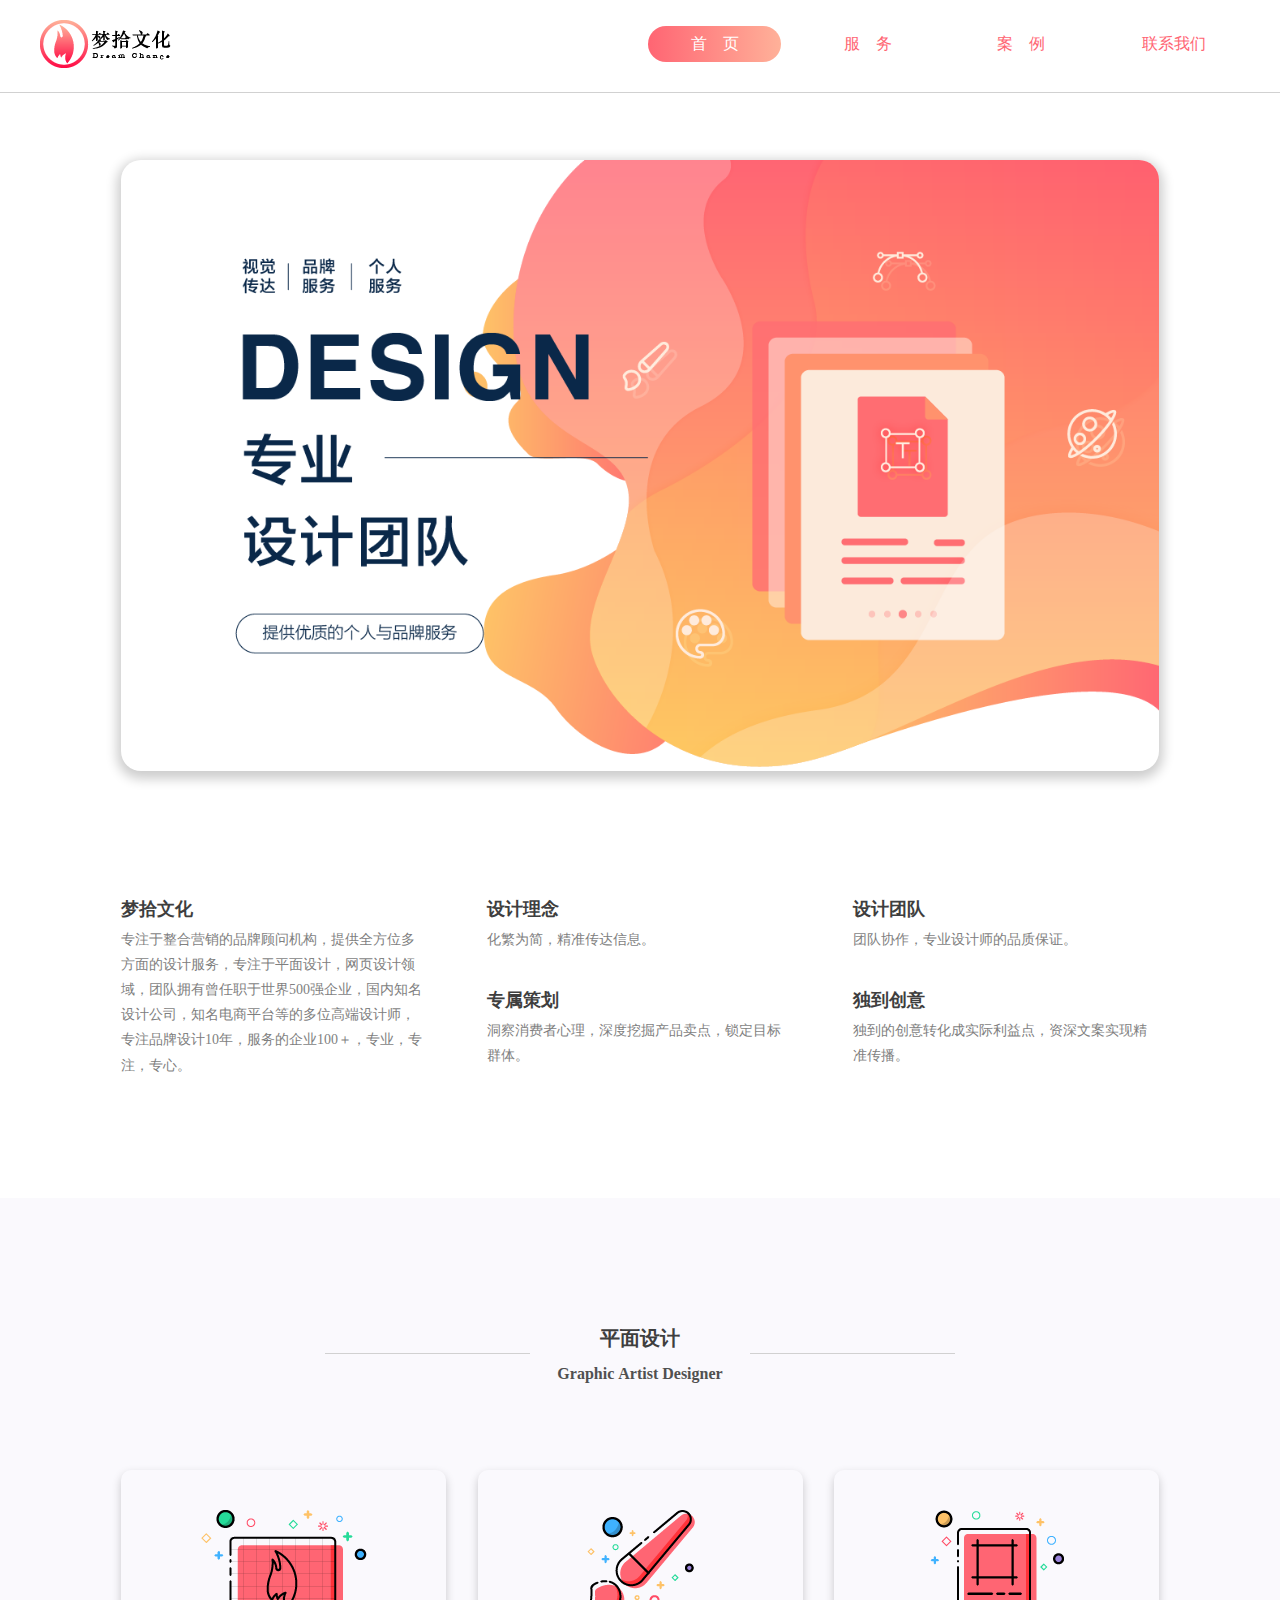
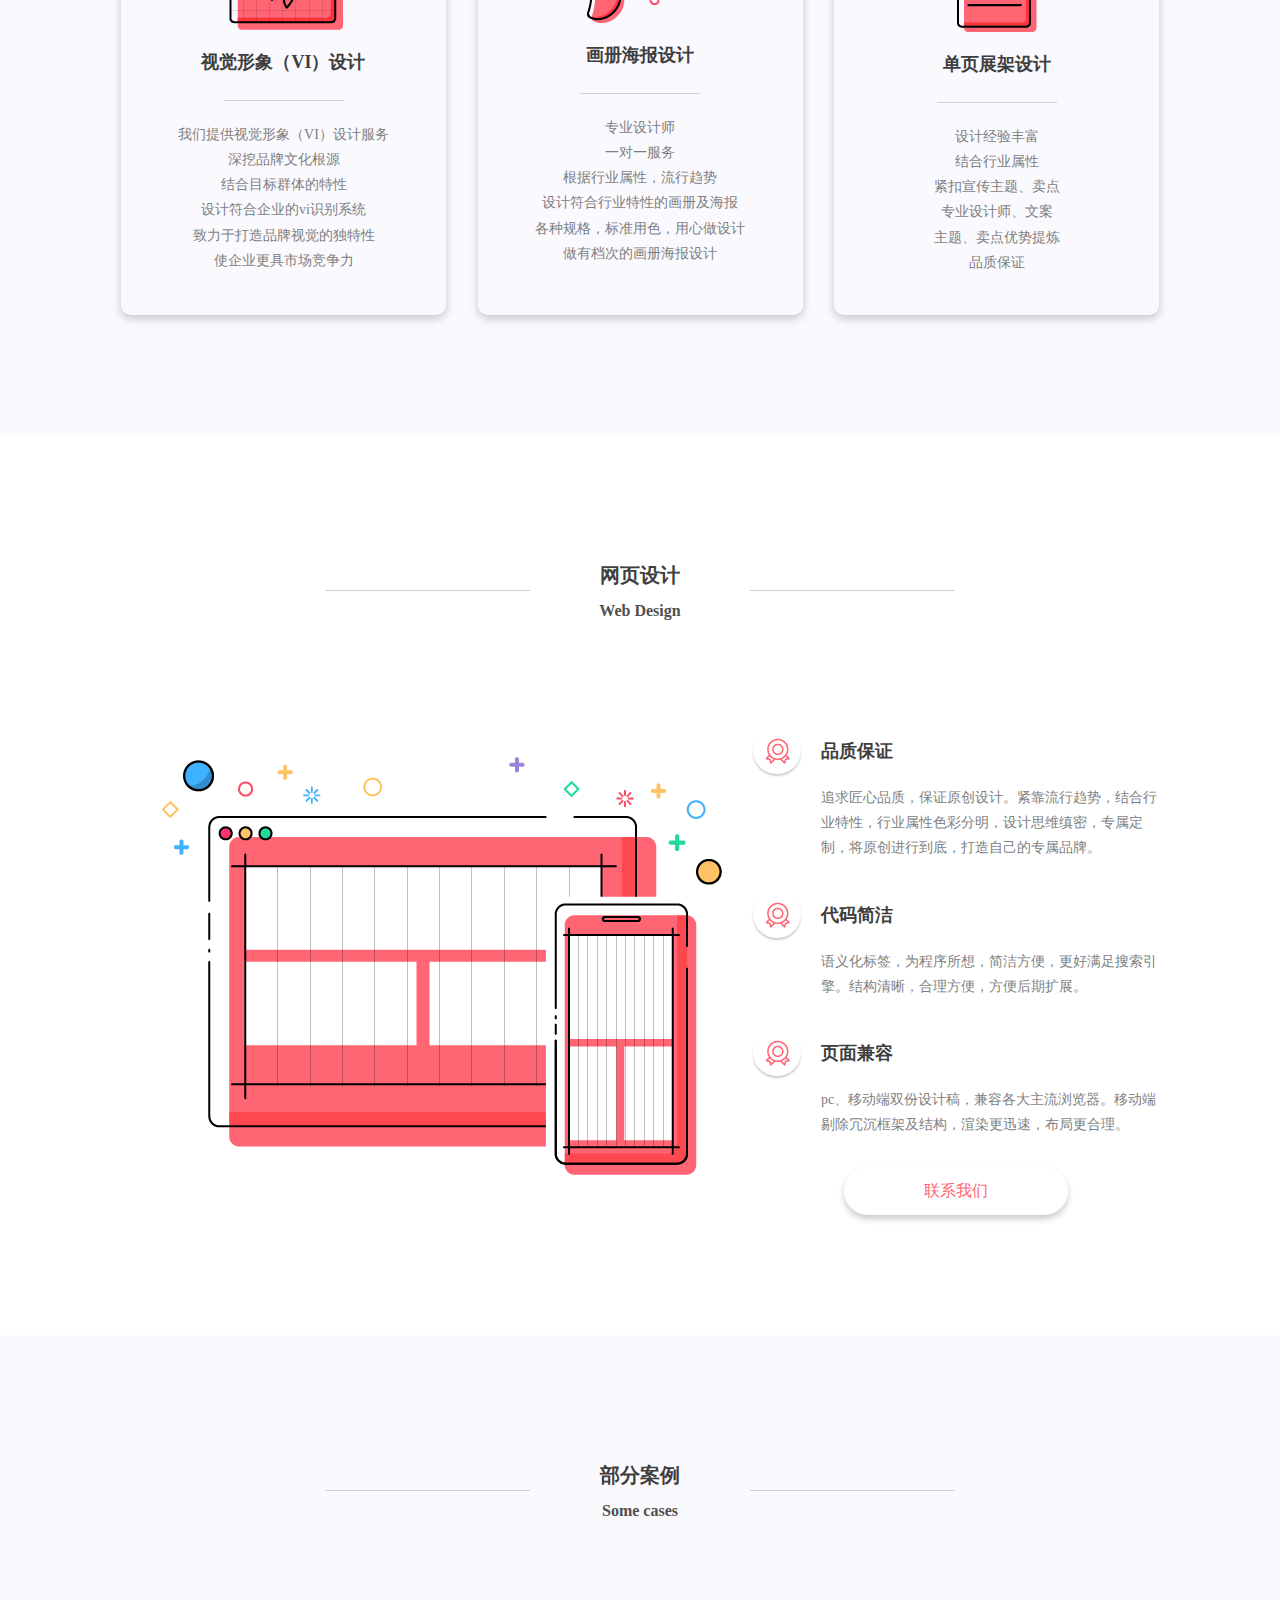
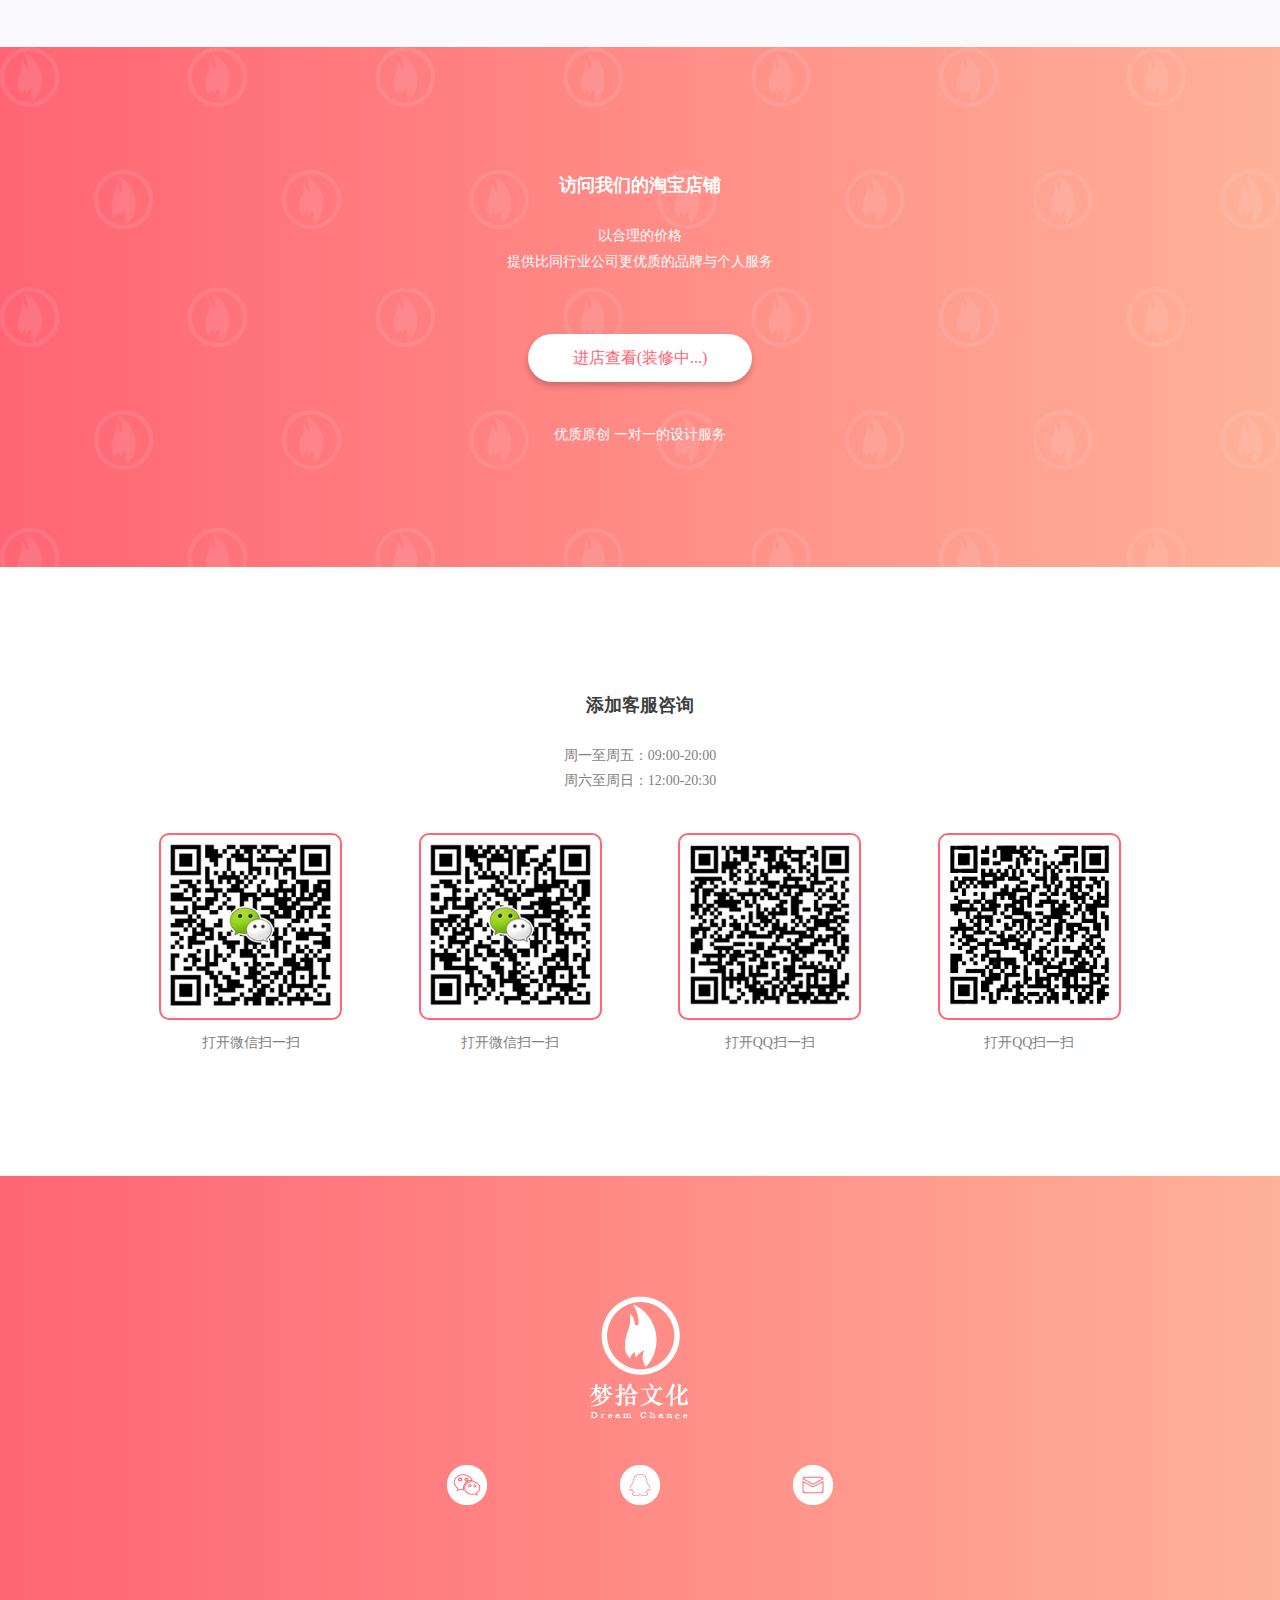
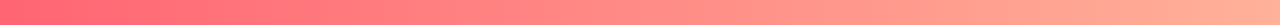
<file: index.html>
<!DOCTYPE html>
<html>
    <head>
        <meta charset="UTF-8">
        <!--低版本提示--><!--[if lte IE 9]><style type="text/css">*{ margin: 0; padding: 0;}.topTip{width: 100%;position:fixed; left:0;z-index:99;height: 40px;background: #808080;opacity: 0.5;filter:alpha(opacity=50);    top:0;text-align: center;color: #fff;font: 16px "微软雅黑";line-height: 40px;}</style><div class="topTip">您当前浏览器版本过低，建议使用谷歌或火狐浏览器</div><![endif]-->
        <!-- 避免IE使用兼容模式 -->
        <meta http-equiv="X-UA-Compatible" content="IE=edge">
        <meta content="email=no" name="format-detection">
        <link rel="shortcut icon" href="public/img/favicon.ico" />
        <link rel="bookmark"href="public/img/favicon.ico" />
        <meta name="keywords" content="关键词" />
        <meta name="description" content="描述" />
        <title>梦拾文化</title>
        <script type="text/javascript">
            var os = function() {
              var ua = navigator.userAgent,
                      isQB = /(?:MQQBrowser|QQ)/.test(ua),
                      isWindowsPhone = /(?:Windows Phone)/.test(ua),
                      isSymbian = /(?:SymbianOS)/.test(ua) || isWindowsPhone,
                      isAndroid = /(?:Android)/.test(ua),
                      isFireFox = /(?:Firefox)/.test(ua),
                      isChrome = /(?:Chrome|CriOS)/.test(ua),
                      isIpad = /(?:iPad|PlayBook)/.test(ua),
                      isTablet = /(?:iPad|PlayBook)/.test(ua)||(isFireFox && /(?:Tablet)/.test(ua)),
                      isSafari = /(?:Safari)/.test(ua),
                      isPhone = /(?:iPhone)/.test(ua) && !isTablet,
                      isOpen= /(?:Opera Mini)/.test(ua),
                      isUC = /(?:UCWEB|UCBrowser)/.test(ua),
                      isPc = !isPhone && !isAndroid && !isSymbian;
              return {
                isQB: isQB,
                isTablet: isTablet,
                isPhone: isPhone,
                isAndroid : isAndroid,
                isPc : isPc,
                isOpen : isOpen,
                isUC: isUC,
                isIpad : isIpad
              };
            }();

            var searchstr = window.location.search,
                    hashstr = window.location.hash;

            if(!os.isPc){
              window.location.replace("https://mengshiwenhua.com/mobile/index.html"+searchstr+hashstr)
            };      
        </script>
        <script type="text/javascript" src="public/js/jquery-3.3.1.min.js"></script>
        <script type="text/javascript" src="home/js/home_nav.js"></script>
        <link rel="stylesheet" type="text/css" href="public/css/public_style.css">
        <link rel="stylesheet" type="text/css" href="home/css/style.css">
    </head>
    <body>
        <div class="nav_wrap">
            <div id="nav" class="cfloat nav_normal">
                <div class="nav_logo">
                    <a href="index.html"><img src="public/img/nav_logo.png" alt="nav_logo"></a>
                </div>
                <div class="nav_list_wrap cfloat">
                    <ul>
                        <li class="nav_list nav_this_page">
                            <a href="index.html">首&nbsp;&nbsp;&nbsp;&nbsp;页</a>
                        </li>
                        <li class="nav_list">
                            <a href="service/service.html">服&nbsp;&nbsp;&nbsp;&nbsp;务</a>
                        </li>
                        <li class="nav_list">
                            <a href="">案&nbsp;&nbsp;&nbsp;&nbsp;例</a>
                        </li>
                        <li class="nav_list">
                            <a href="contact_us/contact_us.html">联系我们</a>
                        </li>
                    </ul>
                </div>
            </div>
        </div>

        <div class="header_banner_wrap">
            <div class="header_banner">
                <div class="banner">
                    <img src="home/img/banner.png" alt="banner_img">
                </div>
            </div>
        </div>

        <div class="cont_summary_wrap">
            <div class="body_wrap cfloat">
                <div class="cont_summary">
                          <h2>梦拾文化</h2>
                          <p>专注于整合营销的品牌顾问机构，提供全方位多方面的设计服务，专注于平面设计，网页设计领域，团队拥有曾任职于世界500强企业，国内知名设计公司，知名电商平台等的多位高端设计师，专注品牌设计10年，服务的企业100＋，专业，专注，专心。</p>              
                        </div>
                <div class="cont_summary">
                          <div class="cont_s_list">
                                  <h2>设计理念</h2>
                                  <p>化繁为简，精准传达信息。</p>
                          </div>              
                          <div class="cont_s_list">
                                  <h2>专属策划</h2>
                                  <p>洞察消费者心理，深度挖掘产品卖点，锁定目标群体。</p>
                          </div>
                        </div>
                <div class="cont_summary">
                              <div class="cont_s_list">
                                      <h2>设计团队</h2>
                                      <p>团队协作，专业设计师的品质保证。</p>
                              </div>              
                              <div class="cont_s_list">
                                      <h2>独到创意</h2>
                                      <p>独到的创意转化成实际利益点，资深文案实现精准传播。</p>
                              </div>  
                        </div>
            </div>
        </div>

        <div class="gad_wrap">
            <div id="gadesgin" class="body_wrap">
                <div class="til_wrap">
                    <div class="til_l"></div>
                    <div class="til">
                        <h1>平面设计</h1>
                        <h3>Graphic&nbsp;Artist&nbsp;Designer</h3>
                    </div>
                    <div class="til_r"></div>
                </div>
                <div class="gad_list">
                    <div class="gad">
                        <img src="home/img/gad_vi.png" alt="img">
                        <h2>视觉形象（VI）设计</h2>
                        <div class="line"></div>
                        <p>
                            我们提供视觉形象（VI）设计服务
                            <br>深挖品牌文化根源
                            <br>结合目标群体的特性
                            <br>设计符合企业的vi识别系统
                            <br>致力于打造品牌视觉的独特性
                            <br>使企业更具市场竞争力
                        </p>
                    </div>
                    <div class="gad">
                        <img src="home/img/gad_hc.png" alt="img">
                        <h2>画册海报设计</h2>
                        <div class="line"></div>
                        <p>
                            专业设计师
                            <br>一对一服务
                            <br>根据行业属性，流行趋势
                            <br>设计符合行业特性的画册及海报
                            <br>各种规格，标准用色，用心做设计
                            <br>做有档次的画册海报设计
                        </p>
                    </div>
                    <div class="gad">
                        <img src="home/img/gad_dy.png" alt="img">
                        <h2>单页展架设计</h2>
                        <div class="line"></div>
                        <p>
                            设计经验丰富
                            <br>结合行业属性
                            <br>紧扣宣传主题、卖点
                            <br>专业设计师、文案
                            <br>主题、卖点优势提炼
                            <br>品质保证
                        </p>
                    </div>
                </div>
                
            </div>
        </div>

        <div class="wd_wrap">
            <div id="webdesgin" class="body_wrap cfloat">
                <div class="til_wrap">
                    <div class="til_l"></div>
                    <div class="til">
                        <h1>网页设计</h1>
                        <h3>Web&nbsp;Design</h3>
                    </div>
                    <div class="til_r"></div>
                </div>
                <div class="web_img_l">
                    <img src="home/img/web_l_img.png" alt="img">
                </div>
                <div class="wd_list">
                    <div class="wd">
                        <div class="web_list_til">
                            <div class="web_icons">
                                <img src="home/img/web_list_icon.png" alt="img">
                            </div>
                            <h2>品质保证</h2>
                        </div>
                        <p>追求匠心品质，保证原创设计。紧靠流行趋势，结合行业特性，行业属性色彩分明，设计思维缜密，专属定制，将原创进行到底，打造自己的专属品牌。</p>
                    </div>
                    <div class="wd">
                        <div class="web_list_til">
                            <div class="web_icons">
                                <img src="home/img/web_list_icon.png" alt="img">
                            </div>
                            <h2>代码简洁</h2>
                        </div>
                        <p>语义化标签，为程序所想，简洁方便，更好满足搜索引擎。结构清晰，合理方便，方便后期扩展。</p>
                    </div>
                    <div class="wd">
                        <div class="web_list_til">
                            <div class="web_icons">
                                <img src="home/img/web_list_icon.png" alt="img">
                            </div>
                            <h2>页面兼容</h2>
                        </div>
                        <p>pc、移动端双份设计稿，兼容各大主流浏览器。移动端剔除冗沉框架及结构，渲染更迅速，布局更合理。</p>
                    </div>
                <div class="lx_btn btn">
                    <a href="contact_us/contact_us.html">联系我们</a>
                </div>
                </div>
            </div>
        </div>

        <div class="sc_wrap">
            <div id="somecase" class="body_wrap">
                <div class="til_wrap">
                    <div class="til_l"></div>
                    <div class="til">
                        <h1>部分案例</h1>
                        <h3>Some&nbsp;cases</h3>
                    </div>
                    <div class="til_r"></div>
                </div>
                <div class="sc_list">
                    <div class="sc"></div>
                    <div class="sc"></div>
                    <div class="sc"></div>
                    <div class="sc"></div>
                    <div class="sc"></div>
                    <div class="sc"></div>
                </div>
            </div>
        </div>

        <div class="tb_wrap">
            <div id="taobao" class="body_wrap">
                <div class="tb">
                    <h2>访问我们的淘宝店铺</h2>
                    <p>以合理的价格<br>提供比同行业公司更优质的品牌与个人服务</p>
                    <div class="tb_btn btn">
                        <a>进店查看(装修中...)</a>
                    </div>
                    <p>优质原创&nbsp;一对一的设计服务</p>
                </div>
            </div>
        </div>

        <div class="ser_wrap">
            <div id="service" class="body_wrap">
                <div class="ser">
                    <h2>添加客服咨询</h2>
                    <p>周一至周五：09:00-20:00<br>周六至周日：12:00-20:30</p>
                    <div class="ser_code">
                        <ul>
                            <li>
                                <i class="wx_code"><img src="home/img/wx_code.jpg" alt="wx_code"></i>
                                <span>打开微信扫一扫</span>
                            </li>
                            <li>
                                <i class="wx2_code"><img src="home/img/wx_code_02.jpg" alt="wx_code"></i>
                                <span>打开微信扫一扫</span>
                            </li>
                            <li>
                                <i class="qq_code"><img src="home/img/qq_code.jpg" alt="qq_code"></i>
                                <span>打开QQ扫一扫</span>
                            </li>
                            <li>
                                <i class="qq_code"><img src="home/img/qq_code_02.jpg" alt="qq_code"></i>
                                <span>打开QQ扫一扫</span>
                            </li>
                        </ul>
                    </div>
                </div>
            </div>
        </div>

        <div class="ft_wrap">
            <div id="footer" class="body_wrap">
                <div class="ft">
                    <div class="ft_logo">
                        <a href=""><img src="public/img/foot_logo.png" alt="logo"></a>
                    </div>
                    <div class="ft_lx_list">
                        <div class="wx ft_lx">
                          <div class="lx_code_wrap hidden">
                              <div class="lx_code"><img src="home/img/wx_code.jpg" alt="wx_code"></div>
                              <div class="horn"></div>
                          </div>                  
                          <div class="wx_icons ft_icons"></div>
                        </div>
                        <div class="qq ft_lx">
                            <div class="lx_code_wrap hidden">
                                <div class="lx_code"><img src="home/img/qq_code.jpg" alt="qq_code"></div>
                                <div class="horn"></div>
                            </div>                  
                            <div class="qq_icons ft_icons"></div>
                        </div>
                        <div class="mail ft_lx">
                            <div class="lx_code_wrap hidden">
                                <div class="lx_code"><img src="home/img/qq_code.jpg" alt="qq_code"></div>
                                <div class="horn"></div>
                            </div>                  
                            <div class="mail_icons ft_icons"></div>
                        </div>
                    </div>
                </div>
            </div>
        </div>
    </body>
</html>
</file>
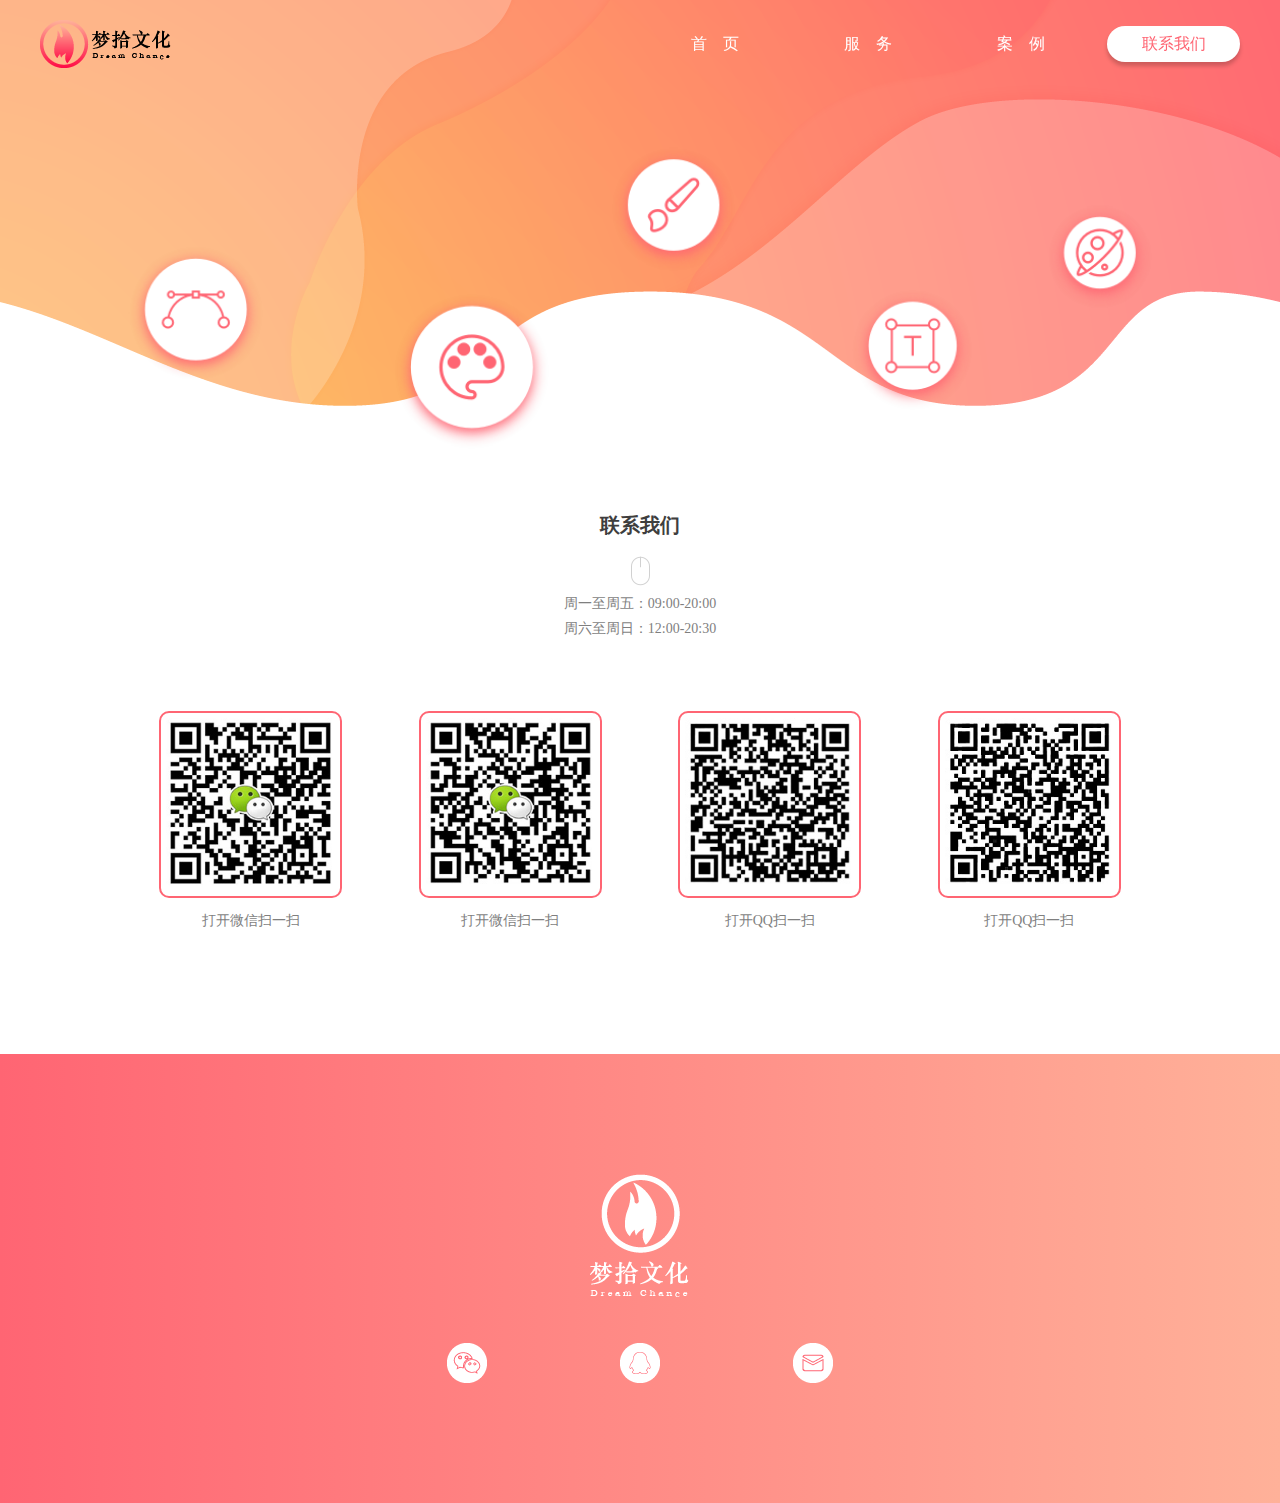
<file: contact_us/contact_us.html>
<!DOCTYPE html>
<html>
	<head>
		<meta charset="UTF-8">
		<!--低版本提示--><!--[if lte IE 9]><style type="text/css">*{ margin: 0; padding: 0;}.topTip{width: 100%;position:fixed; left:0;z-index:99;height: 40px;background: #808080;opacity: 0.5;filter:alpha(opacity=50);	top:0;text-align: center;color: #fff;font: 16px "微软雅黑";line-height: 40px;}</style><div class="topTip">您当前浏览器版本过低，建议使用谷歌或火狐浏览器</div><![endif]-->
		<!-- 避免IE使用兼容模式 -->
		<meta http-equiv="X-UA-Compatible" content="IE=edge">
		<meta content="email=no" name="format-detection">
        <link rel="shortcut icon" href="../public/img/favicon.ico" />
        <link rel="bookmark"href="../public/img/favicon.ico" />
		<meta name="keywords" content="关键词" />
		<meta name="description" content="描述" />
		<title>联系我们</title>
        <script>
            var os = function() {
              var ua = navigator.userAgent,

                      isQB = /(?:MQQBrowser|QQ)/.test(ua),
                      isWindowsPhone = /(?:Windows Phone)/.test(ua),
                      isSymbian = /(?:SymbianOS)/.test(ua) || isWindowsPhone,
                      isAndroid = /(?:Android)/.test(ua),
                      isFireFox = /(?:Firefox)/.test(ua),
                      isChrome = /(?:Chrome|CriOS)/.test(ua),
                      isIpad = /(?:iPad|PlayBook)/.test(ua),
                      isTablet = /(?:iPad|PlayBook)/.test(ua)||(isFireFox && /(?:Tablet)/.test(ua)),
                      isSafari = /(?:Safari)/.test(ua),
                      isPhone = /(?:iPhone)/.test(ua) && !isTablet,
                      isOpen= /(?:Opera Mini)/.test(ua),
                      isUC = /(?:UCWEB|UCBrowser)/.test(ua),
                      isPc = !isPhone && !isAndroid && !isSymbian;
              return {
                isQB: isQB,
                isTablet: isTablet,
                isPhone: isPhone,
                isAndroid : isAndroid,
                isPc : isPc,
                isOpen : isOpen,
                isUC: isUC,
                isIpad : isIpad
              };
            }();

            var searchstr = window.location.search,
                    hashstr = window.location.hash;

            if(!os.isPc){
              window.location.replace("https://mengshiwenhua.com/mobile/cantact_us/cantact_us.html"+searchstr+hashstr);
            };
        </script>
		<script type="text/javascript" src="../public/js/jquery-3.3.1.min.js"></script>
        <script type="text/javascript" src="../public/js/nav_footer_tab.js"></script>
        <script type="text/javascript" src="../public/js/banner_animate.js"></script>
		<link rel="stylesheet" type="text/css" href="../public/css/public_style.css">
		<link rel="stylesheet" type="text/css" href="css/contact_style.css">
	</head>
	<body>
        <div class="nav_wrap">
        	<div id="nav" class="cfloat nav_normal">
        		<div class="nav_logo">
        			<a href="../index.html"><img src="../public/img/nav_logo.png" alt="nav_logo"></a>
        		</div>
        		<div class="nav_list_wrap cfloat">
        			<ul>
        				<li class="nav_list">
        					<a href="../index.html">首&nbsp;&nbsp;&nbsp;&nbsp;页</a>
        				</li>
        				<li class="nav_list">
        					<a href="../service/service.html">服&nbsp;&nbsp;&nbsp;&nbsp;务</a>
        				</li>
        				<li class="nav_list">
	        				<a href="">案&nbsp;&nbsp;&nbsp;&nbsp;例</a>
	        			</li>
        				<li class="nav_list nav_this_page">
        					<a href="contact_us.html">联系我们</a>
        				</li>
        			</ul>
        		</div>
        	</div>
        </div>

        <div class="header_banner_wrap">
            <div class="header_banner">
                <div class="banner">
                    <div class="banner_bg">
                        <img src="../public/img/banner_bg.png" alt="img">
                    </div>
                    <div class="banner_white_wrap">
                       <div class="banner_white">
                            <img src="../public/img/banner_white.png" alt="img">
                       </div>  
                    </div>       
                </div>
                <div class="banner_icons">
                    <img src="../public/img/top_icons.png" alt="img">
                </div>
            </div>          
        </div>

        <div class="contact_us_wrap">
            <div class="contact_us_title_wrap body_wrap">
                <h1>联系我们</h1>
                <div class="mouse_img">
                    <img src="../public/img/mouse.png" alt="img">
                </div>
                <p>周一至周五：09:00-20:00<br>周六至周日：12:00-20:30</p>
            </div>
        </div>

        <div class="contact_wrap">
            <div id="contact" class="body_wrap">
                <div class="contact">
                    <div class="contact_code">
                        <ul>
                            <li>
                                <i class="wx_code"><img src="../home/img/wx_code.jpg" alt="wx_code"></i>
                                <span>打开微信扫一扫</span>
                            </li>
                            <li>
                                <i class="wx2_code"><img src="../home/img/wx_code_02.jpg" alt="wx_code"></i>
                                <span>打开微信扫一扫</span>
                            </li>
                            <li>
                                <i class="qq_code"><img src="../home/img/qq_code.jpg" alt="qq_code"></i>
                                <span>打开QQ扫一扫</span>
                            </li>
                            <li>
                                <i class="qq_code"><img src="../home/img/qq_code_02.jpg" alt="qq_code"></i>
                                <span>打开QQ扫一扫</span>
                            </li>
                        </ul>
                    </div>
                </div>
            </div>
        </div>

		<div class="ft_wrap">
			<div id="footer" class="body_wrap">
				<div class="ft">
					<div class="ft_logo">
						<a href=""><img src="../public/img/foot_logo.png" alt="logo"></a>
					</div>
					<div class="ft_lx_list">
						<div class="wx ft_lx">
                          <div class="lx_code_wrap hidden">
                              <div class="lx_code"><img src="../home/img/wx_code.jpg" alt="wx_code"></div>
                              <div class="horn"></div>
                          </div>                  
                          <div class="wx_icons ft_icons"></div>
                        </div>
						<div class="qq ft_lx">
                            <div class="lx_code_wrap hidden">
                                <div class="lx_code"><img src="../home/img/qq_code.jpg" alt="qq_code"></div>
                                <div class="horn"></div>
                            </div>                  
                            <div class="qq_icons ft_icons"></div>
                        </div>
						<div class="mail ft_lx">
                            <div class="lx_code_wrap hidden">
                                <div class="lx_code"><img src="../home/img/qq_code.jpg" alt="qq_code"></div>
                                <div class="horn"></div>
                            </div>                  
                            <div class="mail_icons ft_icons"></div>
                        </div>
					</div>
				</div>
			</div>
		</div>
	</body>
</html>
</file>
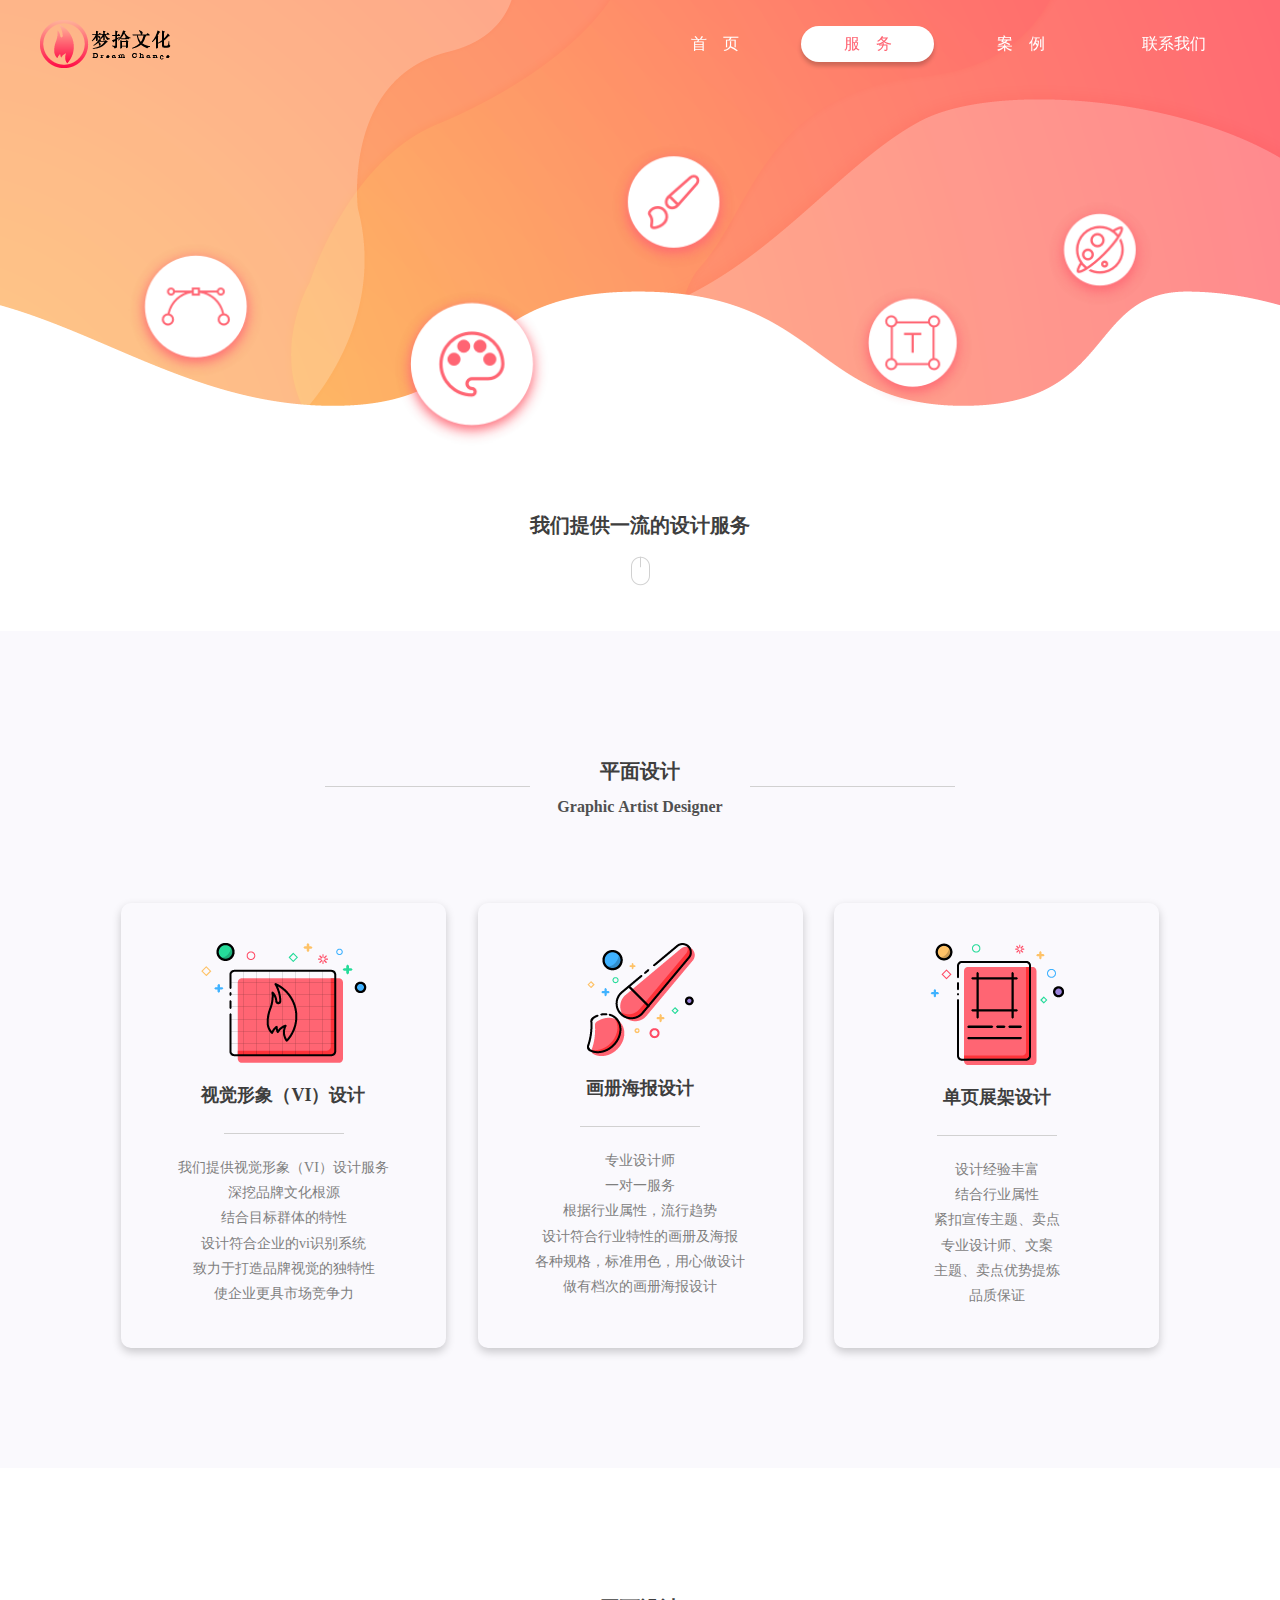
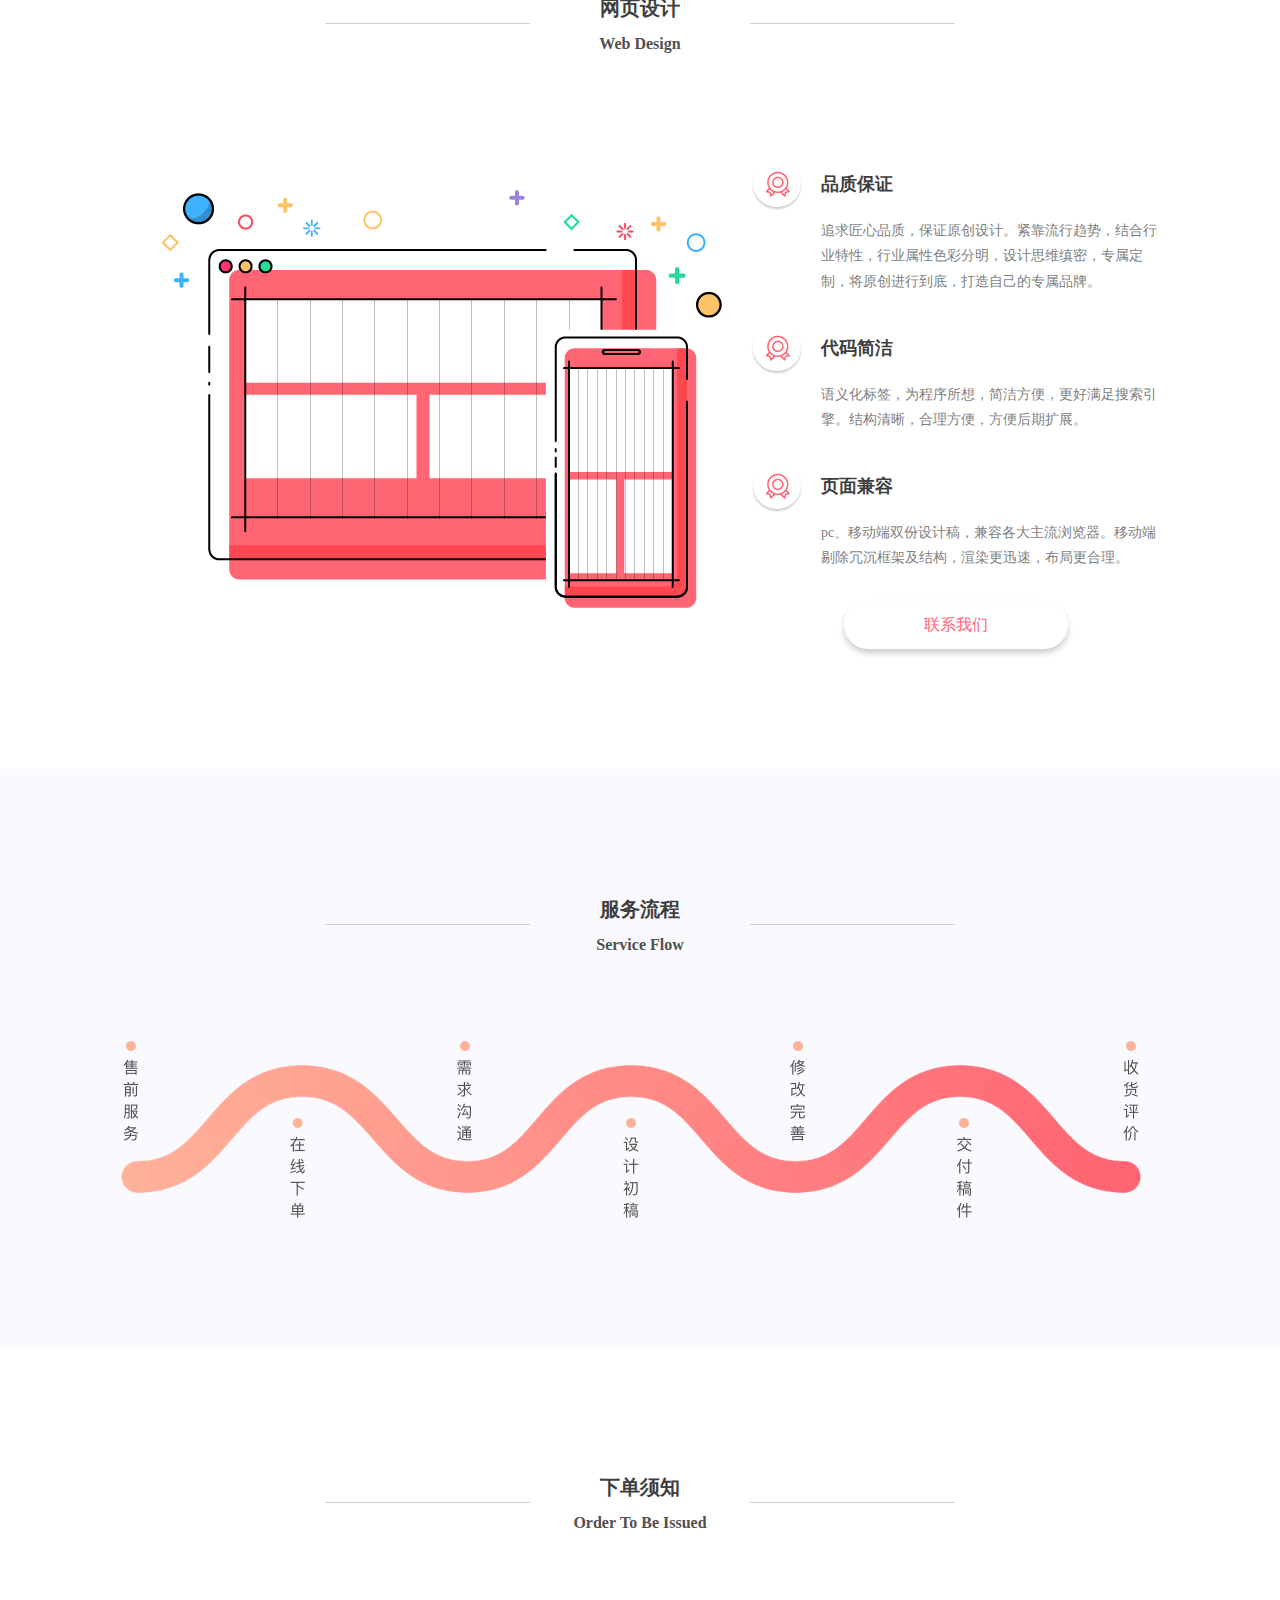
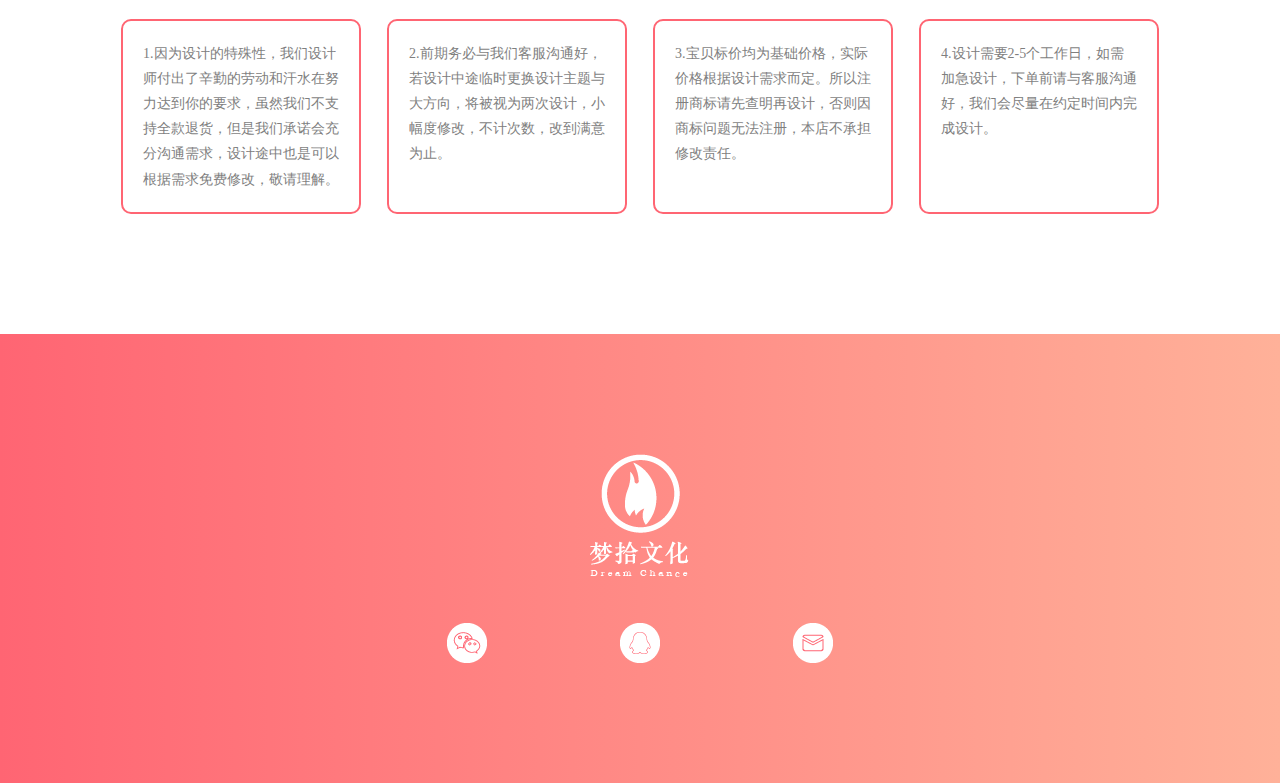
<file: service/service.html>
<!DOCTYPE html>
<html>
	<head>
		<meta charset="UTF-8">
		<!--低版本提示--><!--[if lte IE 9]><style type="text/css">*{ margin: 0; padding: 0;}.topTip{width: 100%;position:fixed; left:0;z-index:99;height: 40px;background: #808080;opacity: 0.5;filter:alpha(opacity=50);	top:0;text-align: center;color: #fff;font: 16px "微软雅黑";line-height: 40px;}</style><div class="topTip">您当前浏览器版本过低，建议使用谷歌或火狐浏览器</div><![endif]-->
		<!-- 避免IE使用兼容模式 -->
		<meta http-equiv="X-UA-Compatible" content="IE=edge">
		<meta content="email=no" name="format-detection">
        <link rel="shortcut icon" href="../public/img/favicon.ico" />
        <link rel="bookmark"href="../public/img/favicon.ico" />
		<meta name="keywords" content="关键词" />
		<meta name="description" content="描述" />
		<title>服务</title>
        <script type="text/javascript">
            var os = function() {
              var ua = navigator.userAgent,
                      isQB = /(?:MQQBrowser|QQ)/.test(ua),
                      isWindowsPhone = /(?:Windows Phone)/.test(ua),
                      isSymbian = /(?:SymbianOS)/.test(ua) || isWindowsPhone,
                      isAndroid = /(?:Android)/.test(ua),
                      isFireFox = /(?:Firefox)/.test(ua),
                      isChrome = /(?:Chrome|CriOS)/.test(ua),
                      isIpad = /(?:iPad|PlayBook)/.test(ua),
                      isTablet = /(?:iPad|PlayBook)/.test(ua)||(isFireFox && /(?:Tablet)/.test(ua)),
                      isSafari = /(?:Safari)/.test(ua),
                      isPhone = /(?:iPhone)/.test(ua) && !isTablet,
                      isOpen= /(?:Opera Mini)/.test(ua),
                      isUC = /(?:UCWEB|UCBrowser)/.test(ua),
                      isPc = !isPhone && !isAndroid && !isSymbian;
              return {
                isQB: isQB,
                isTablet: isTablet,
                isPhone: isPhone,
                isAndroid : isAndroid,
                isPc : isPc,
                isOpen : isOpen,
                isUC: isUC,
                isIpad : isIpad
              };
            }();

            var searchstr = window.location.search,
                    hashstr = window.location.hash;

            if(!os.isPc){
              window.location.replace("https://mengshiwenhua.com/mobile/service/service.html"+searchstr+hashstr)
            };      
        </script>
		<script type="text/javascript" src="../public/js/jquery-3.3.1.min.js"></script>
        <script type="text/javascript" src="../public/js/nav_footer_tab.js"></script>
		<link rel="stylesheet" type="text/css" href="../public/css/public_style.css">
		<link rel="stylesheet" type="text/css" href="css/service_style.css">
        <script type="text/javascript" src="../public/js/banner_animate.js"></script>
	</head>
	<body>
        <div class="nav_wrap">
        	<div id="nav" class="cfloat nav_normal">
        		<div class="nav_logo">
        			<a href="../index.html"><img src="../public/img/nav_logo.png" alt="nav_logo"></a>
        		</div>
        		<div class="nav_list_wrap cfloat">
        			<ul>
        				<li class="nav_list">
        					<a href="../index.html">首&nbsp;&nbsp;&nbsp;&nbsp;页</a>
        				</li>
        				<li class="nav_list nav_this_page">
        					<a href="service.html">服&nbsp;&nbsp;&nbsp;&nbsp;务</a>
        				</li>
        				<li class="nav_list">
	        				<a href="#">案&nbsp;&nbsp;&nbsp;&nbsp;例</a>
	        			</li>
        				<li class="nav_list">
        					<a href="../contact_us/contact_us.html">联系我们</a>
        				</li>
        			</ul>
        		</div>
        	</div>
        </div>

        <div class="header_banner_wrap">
        	<div class="header_banner">
                <div class="banner">
                    <div class="banner_bg">
                        <img src="../public/img/banner_bg.png" alt="img">
                    </div>
                    <div class="banner_white_wrap">
                       <div class="banner_white">
                            <img src="../public/img/banner_white.png" alt="img">
                       </div>  
                    </div>       
                </div>
                <div class="banner_icons">
                    <img src="../public/img/top_icons.png" alt="img">
                </div>
        	</div>          
        </div>

        <div class="service_wrap">
            <div class="service_title_wrap body_wrap">
                <h1>我们提供一流的设计服务</h1>
                <div class="mouse_img">
                    <img src="../public/img/mouse.png" alt="mouse">
                </div>
            </div>
        </div>

        <div class="gad_wrap">
            <div id="gadesgin" class="body_wrap">
                <div class="til_wrap">
                    <div class="til_l"></div>
                    <div class="til">
                        <h1>平面设计</h1>
                        <h3>Graphic&nbsp;Artist&nbsp;Designer</h3>
                    </div>
                    <div class="til_r"></div>
                </div>
                <div class="gad_list">
                    <div class="gad">
                        <img src="../home/img/gad_vi.png" alt="img">
                        <h2>视觉形象（VI）设计</h2>
                        <div class="line"></div>
                        <p>
                            我们提供视觉形象（VI）设计服务
                            <br>深挖品牌文化根源
                            <br>结合目标群体的特性
                            <br>设计符合企业的vi识别系统
                            <br>致力于打造品牌视觉的独特性
                            <br>使企业更具市场竞争力
                        </p>
                    </div>
                    <div class="gad">
                        <img src="../home/img/gad_hc.png" alt="img">
                        <h2>画册海报设计</h2>
                        <div class="line"></div>
                        <p>
                            专业设计师
                            <br>一对一服务
                            <br>根据行业属性，流行趋势
                            <br>设计符合行业特性的画册及海报
                            <br>各种规格，标准用色，用心做设计
                            <br>做有档次的画册海报设计
                        </p>
                    </div>
                    <div class="gad">
                        <img src="../home/img/gad_dy.png" alt="img">
                        <h2>单页展架设计</h2>
                        <div class="line"></div>
                        <p>
                            设计经验丰富
                            <br>结合行业属性
                            <br>紧扣宣传主题、卖点
                            <br>专业设计师、文案
                            <br>主题、卖点优势提炼
                            <br>品质保证
                        </p>
                    </div>
                </div>
                
            </div>
        </div>

        <div class="wd_wrap">
            <div id="webdesgin" class="body_wrap cfloat">
                <div class="til_wrap">
                    <div class="til_l"></div>
                    <div class="til">
                        <h1>网页设计</h1>
                        <h3>Web&nbsp;Design</h3>
                    </div>
                    <div class="til_r"></div>
                </div>
                <div class="web_img_l">
                    <img src="../home/img/web_l_img.png" alt="img">
                </div>
                <div class="wd_list">
                    <div class="wd">
                        <div class="web_list_til">
                            <div class="web_icons">
                                <img src="../home/img/web_list_icon.png" alt="img">
                            </div>
                            <h2>品质保证</h2>
                        </div>
                        <p>追求匠心品质，保证原创设计。紧靠流行趋势，结合行业特性，行业属性色彩分明，设计思维缜密，专属定制，将原创进行到底，打造自己的专属品牌。</p>
                    </div>
                    <div class="wd">
                        <div class="web_list_til">
                            <div class="web_icons">
                                <img src="../home/img/web_list_icon.png" alt="img">
                            </div>
                            <h2>代码简洁</h2>
                        </div>
                        <p>语义化标签，为程序所想，简洁方便，更好满足搜索引擎。结构清晰，合理方便，方便后期扩展。</p>
                    </div>
                    <div class="wd">
                        <div class="web_list_til">
                            <div class="web_icons">
                                <img src="../home/img/web_list_icon.png" alt="img">
                            </div>
                            <h2>页面兼容</h2>
                        </div>
                        <p>pc、移动端双份设计稿，兼容各大主流浏览器。移动端剔除冗沉框架及结构，渲染更迅速，布局更合理。</p>
                    </div>
                <div class="lx_btn btn">
                    <a href="../contact_us/contact_us.html">联系我们</a>
                </div>
                </div>
            </div>
        </div>

        <div class="serflow_wrap">
            <div id="serflow" class="body_wrap">
                <div class="til_wrap">
                    <div class="til_l"></div>
                    <div class="til">
                        <h1>服务流程</h1>
                        <h3>Service&nbsp;Flow</h3>
                    </div>
                    <div class="til_r"></div>
                </div>
                <div class="serflow_img">
                    <img src="img/service_flow.png" alt="img">
                </div>
            </div>
        </div>

        <div class="order_wrap">
            <div id="order" class="body_wrap">
                <div class="til_wrap">
                    <div class="til_l"></div>
                    <div class="til">
                        <h1>下单须知</h1>
                        <h3>Order&nbsp;To&nbsp;Be&nbsp;Issued</h3>
                    </div>
                    <div class="til_r"></div>
                </div>
                <div class="order_list">
                    <div class="order">
                        <p>1.因为设计的特殊性，我们设计师付出了辛勤的劳动和汗水在努力达到你的要求，虽然我们不支持全款退货，但是我们承诺会充分沟通需求，设计途中也是可以根据需求免费修改，敬请理解。</p>
                    </div>
                    <div class="order">
                        <p>2.前期务必与我们客服沟通好，若设计中途临时更换设计主题与大方向，将被视为两次设计，小幅度修改，不计次数，改到满意为止。</p>
                    </div>
                    <div class="order">
                        <p>3.宝贝标价均为基础价格，实际价格根据设计需求而定。所以注册商标请先查明再设计，否则因商标问题无法注册，本店不承担修改责任。</p>
                    </div>
                    <div class="order">
                        <p>4.设计需要2-5个工作日，如需加急设计，下单前请与客服沟通好，我们会尽量在约定时间内完成设计。</p>
                    </div>
                </div>
            </div>
        </div>

		<div class="ft_wrap">
			<div id="footer" class="body_wrap">
				<div class="ft">
					<div class="ft_logo">
						<a href=""><img src="../public/img/foot_logo.png" alt="logo"></a>
					</div>
					<div class="ft_lx_list">
						<div class="wx ft_lx">
                          <div class="lx_code_wrap hidden">
                              <div class="lx_code"><img src="../home/img/wx_code.jpg" alt="wx_code"></div>
                              <div class="horn"></div>
                          </div>                  
                          <div class="wx_icons ft_icons"></div>
                        </div>
						<div class="qq ft_lx">
                            <div class="lx_code_wrap hidden">
                                <div class="lx_code"><img src="../home/img/qq_code.jpg" alt="qq_code"></div>
                                <div class="horn"></div>
                            </div>                  
                            <div class="qq_icons ft_icons"></div>
                        </div>
						<div class="mail ft_lx">
                            <div class="lx_code_wrap hidden">
                                <div class="lx_code"><img src="../home/img/qq_code.jpg" alt="qq_code"></div>
                                <div class="horn"></div>
                            </div>                  
                            <div class="mail_icons ft_icons"></div>
                        </div>
					</div>
				</div>
			</div>
		</div>
	</body>
</html>
</file>
<file: public/css/public_style.css>
* {margin: 0;padding: 0;border: 0;border-collapse: collapse;border-spacing: 0;font-family: 兰亭黑-简;}

a {text-decoration: none;}

ul li {list-style: none;}

.cfloat::after {
	content: '';
	display: block;
	height: 0;
	clear: both;
	visibility: hidden;
}

.cfloat {
	zoom: 1;
}
body{width: 100%;}
h1{font-size: 20px;line-height:2em;color: #3E3E3E;}
h2{font-size: 18px;line-height:2em;color: #3E3E3E;}
h3{font-size: 16px;line-height:2em;color: #505050;}
p,span{font-size: 14px;line-height: 1.8em;color: #7F7F7F;}

.body_wrap{width: 1038px;padding: 120px 121px;margin: 0 auto;}
.btn{font-size: 16px;}

.nav_wrap{width: 100%;min-width:1200px;position: fixed;z-index: 20;top: 0;}
#nav{-webkit-box-sizing: border-box;
   -moz-box-sizing: border-box;
        box-sizing: border-box;width: 1200px;margin: 0 auto;}
.nav_logo{float: left;width: 131.664px;padding: 20px 0;}
.nav_logo img{width: 100%;}
.nav_list_wrap{float: right;padding: 26px 0;}
.nav_list{display: block;float: left;width: 133px;text-align: center;font-size: 16px;margin-right: 20px;}
.nav_list:nth-last-of-type(1){margin: 0;}
.nav_list a{display: block;line-height: 36px;}

.nav_normal a{color: #fff;}
.nav_scroll a{color: #ff6573;}

.normal_hover a{color: #ff6573;}
.normal_hover{background-color: #fff;border-radius: 18px;box-shadow: 0 4px 4px rgba(0, 0, 0, 0.2);}

.scroll_hover a{color: #fff;}
.scroll_hover{background: linear-gradient(to right,rgba(255, 101, 115, 1.0) 0%,rgba(255, 177, 153, 1.0) 100%);border-radius: 18px;}

.ft{text-align: center;}
.ft_wrap{background: linear-gradient(to right,rgba(255, 101, 115, 1.0) 0%,rgba(255, 177, 153, 1.0) 100%);}
.ft_logo{margin-bottom: 40px;}
.ft_lx_list{width: 386px;margin: 0 auto;display: -webkit-flex;
display: -moz-flex;
display: -ms-flex;
display: -o-flex;
display: flex;justify-content: space-between;}
.ft_lx{position: relative;}
.ft_icons{width: 40px;height: 40px;}
.wx_icons{background:  url('../img/wx_icons.png') 0 0 no-repeat;background-position: 0 -40px;}
.qq_icons{background:  url('../img/qq_icons.png') 0 0 no-repeat;background-position: 0 -40px;}
.mail_icons{background:  url('../img/mail_icons.png') 0 0 no-repeat;background-position: 0 -40px;}
.ft_icons:hover{background-position: 0 0;}
.hidden{display: none;}
.lx_code_wrap{width: 120px;position: absolute;top: -145px;left: -40px;z-index: 10;}
.lx_code{padding: 6px;background-color: #fff;border-radius: 6px;position: relative;z-index: 10;}
.lx_code img{width: 100%;}
.horn{width: 20px;height: 20px;-webkit-transform: rotate(45deg);
-ms-transform: rotate(45deg);
-o-transform: rotate(45deg);
transform: rotate(45deg);background-color: #fff;margin: -14px auto 0;position: relative;z-index: 9;}
</file>
<file: home/css/style.css>
.header_banner_wrap,.cont_summary_wrap,.gad_wrap,.wd_wrap,.tb_wrap,.ser_wrap,.ft_wrap{width: 100%;min-width: 1200px;}
.banner{width: 100%;max-width:1038px;margin: 0 auto;border-radius: 20px;box-shadow: 0 4px 12px 4px rgba(0, 0, 0, 0.2);overflow: hidden;margin-top: 160px;}
.banner img{width: 100%;}

.cont_summary{width: 304px;float: left;margin-right: 62px;}
.cont_summary:nth-last-of-type(1){margin: 0;}
.cont_s_list:nth-of-type(1){margin-bottom: 30px;}

.til_wrap{width: 630px;margin: 0 auto;display: -webkit-flex;
display: -moz-flex;
display: -ms-flex;
display: -o-flex;
display: flex;justify-content: space-between;-ms-align-items: center;
align-items: center;}
.til_l,.til_r{width: 205px;height: 1px;border-top: 1px solid #D1D1D1;}
.til{width: 220px;text-align: center;}

.gad_wrap{background-color: #FAF9FD;}
.gad_list{width: 100%;display: -webkit-flex;
display: -moz-flex;
display: -ms-flex;
display: -o-flex;
display: flex;justify-content: space-between;margin-top: 80px;}
.gad{width: 325px;border-radius: 10px;box-shadow: 0 4px 10px  rgba(0, 0, 0, 0.2);text-align: center;padding: 40px 0;}
.gad h2{margin: 10px 0;}
.line{width: 120px;height: 1px;border-top: 1px solid #D1D1D1;margin: 20px auto;}

.web_img_l{float: left;padding: 30px 0 0 40px;margin-top: 100px;}
.wd_list{float: right;width: 406px;margin-top: 100px;}
.wd{margin-bottom: 30px;}
.web_icons{width: 48px;float: left;text-align: center;margin-right: 20px;border-radius: 24px;box-shadow: 0 2px 2px  rgba(0, 0, 0, 0.2);}
.web_icons img{width: 25px;height: 26px;margin: 11px 0 6px 0;}
.web_list_til h2{display: inline-block;line-height: 48px;}
.wd p{padding-left: 68px;margin-top: 10px;}

.lx_btn{width: 224px;border-radius: 24px;text-align: center;box-shadow: 0 4px 6px  rgba(0, 0, 0, 0.2);margin: 30px auto 0;}
.btn a{display: block;line-height: 48px;color: #ff6573;}

.tb_wrap{background: linear-gradient(to right,rgba(255, 101, 115, 1.0) 0%,rgba(255, 177, 153, 1.0) 100%);}
#taobao{background:  url('../img/taobao_bg.png') 0 0 repeat;-webkit-background-size: cover;
background-size: cover;}
.tb{text-align: center;color: #fff;}
.tb h2,.tb p{color: #fff;}
.tb_btn{width: 224px;background-color: #fff;margin: 60px auto 40px;border-radius: 24px;box-shadow: 0 4px 6px  rgba(0, 0, 0, 0.2);}
.tb h2{margin-bottom: 20px;}

.sc_wrap{background-color: #FAF9FD;}

.ser{text-align: center;}
.ser h2{margin-bottom: 20px;}
.ser_code ul{display: -webkit-flex;
display: -moz-flex;
display: -ms-flex;
display: -o-flex;
display: flex;flex-flow: row wrap;justify-content: space-around;margin-top: 40px;}
.ser_code ul li{width: 183px;}
.ser_code ul li i{display: block;padding: 5px;margin-bottom: 10px;border: 2px solid #ff6573;border-radius: 10px;}
.ser_code ul li img{width: 100%;}
</file>
<file: contact_us/css/contact_style.css>
.header_banner_wrap,.contact_us_wrap,.ft_wrap{width: 100%;min-width: 1200px;}

.banner{width: 100%;margin: 0 auto;}
.banner img{width: 100%;}

.header_banner_wrap{width: 100%;}
.header_banner{width: 100%;min-width: 1200px;overflow: hidden;position: relative;}
.banner{width: 100%;}
.banner_bg img{width: 100%;}
.banner_white_wrap{width: 200%;position: absolute;top: 0;overflow: hidden;}
.banner_white{width: 50%;float: left;}
.banner_white img{width: 100%;}
.banner_icons{width: 80%;position: absolute;top: 35.5%;left: 10%;}
.banner_icons img{width: 100%;}

.contact_us_wrap{text-align: center;margin: 0 auto;}
.contact_us_title_wrap{padding-top: 40px; padding-bottom: 30px;}
.mouse_img{width: 19px;margin: 10px auto 0;}

#contact{padding: 0 121px 120px;}
.contact{text-align: center;}
.contact_code ul{display: -webkit-flex;
display: -moz-flex;
display: -ms-flex;
display: -o-flex;
display: flex;flex-flow: row wrap;justify-content: space-around;margin-top: 40px;}
.contact_code ul li{width: 183px;}
.contact_code ul li i{display: block;padding: 5px;margin-bottom: 10px;border: 2px solid #ff6573;border-radius: 10px;}
.contact_code ul li img{width: 100%;}
</file>
<file: service/css/service_style.css>
.header_banner_wrap,.service_wrap,.cont_summary_wrap,.gad_wrap,.wd_wrap,.serflow_wrap,.order_wrap,.ft_wrap{width: 100%;min-width: 1200px;}
.gad_wrap,.serflow_wrap{background-color: #FAF9FD;}

.header_banner_wrap{width: 100%;}
.header_banner{width: 100%;min-width: 1200px;overflow: hidden;position: relative;}
.banner{width: 100%;}
.banner_bg img{width: 100%;}
.banner_white_wrap{width: 200%;position: absolute;top: 0;overflow: hidden;}
.banner_white{width: 50%;float: left;}
.banner_white img{width: 100%;}
.banner_icons{width: 80%;position: absolute;top: 35.5%;left: 10%;}
.banner_icons img{width: 100%;}

.service_title_wrap{text-align: center;margin: 40px auto;padding-top: 0;padding-bottom: 0;}
.mouse_img{width: 19px;margin: 10px auto 0;}

.til_wrap{width: 630px;margin: 0 auto;display: -webkit-flex;
display: -moz-flex;
display: -ms-flex;
display: -o-flex;
display: flex;justify-content: space-between;-ms-align-items: center;
align-items: center;}
.til_l,.til_r{width: 205px;height: 1px;border-top: 1px solid #D1D1D1;}
.til{width: 220px;text-align: center;}

.gad_list{width: 100%;display: -webkit-flex;
display: -moz-flex;
display: -ms-flex;
display: -o-flex;
display: flex;justify-content: space-between;margin-top: 80px;}
.gad{width: 325px;border-radius: 10px;box-shadow: 0 4px 10px  rgba(0, 0, 0, 0.2);text-align: center;padding: 40px 0;}
.gad h2{margin: 10px 0;}
.line{width: 120px;height: 1px;border-top: 1px solid #D1D1D1;margin: 20px auto;}

.web_img_l{float: left;padding: 30px 0 0 40px;margin-top: 100px;}
.wd_list{float: right;width: 406px;margin-top: 100px;}
.wd{margin-bottom: 30px;}
.web_icons{width: 48px;float: left;text-align: center;margin-right: 20px;border-radius: 24px;box-shadow: 0 2px 2px  rgba(0, 0, 0, 0.2);}
.web_icons img{width: 25px;height: 26px;margin: 11px 0 6px 0;}
.web_list_til h2{display: inline-block;line-height: 48px;}
.wd p{padding-left: 68px;margin-top: 10px;}

.lx_btn{width: 224px;border-radius: 24px;text-align: center;box-shadow: 0 4px 6px  rgba(0, 0, 0, 0.2);margin: 30px auto 0;}
.btn a{display: block;line-height: 48px;color: #ff6573;}

.serflow_img{width: 100%;margin-top: 80px;}

.order_list{width: 100%;display: -webkit-flex;
display: -moz-flex;
display: -ms-flex;
display: -o-flex;
display: flex;justify-content: space-between;align-content: stretch;margin-top: 80px;}
.order{-webkit-box-sizing: border-box;
   -moz-box-sizing: border-box;
        box-sizing: border-box;width: 240px;border-radius: 10px;border: 2px solid #ff6573;padding: 20px;}
</file>
